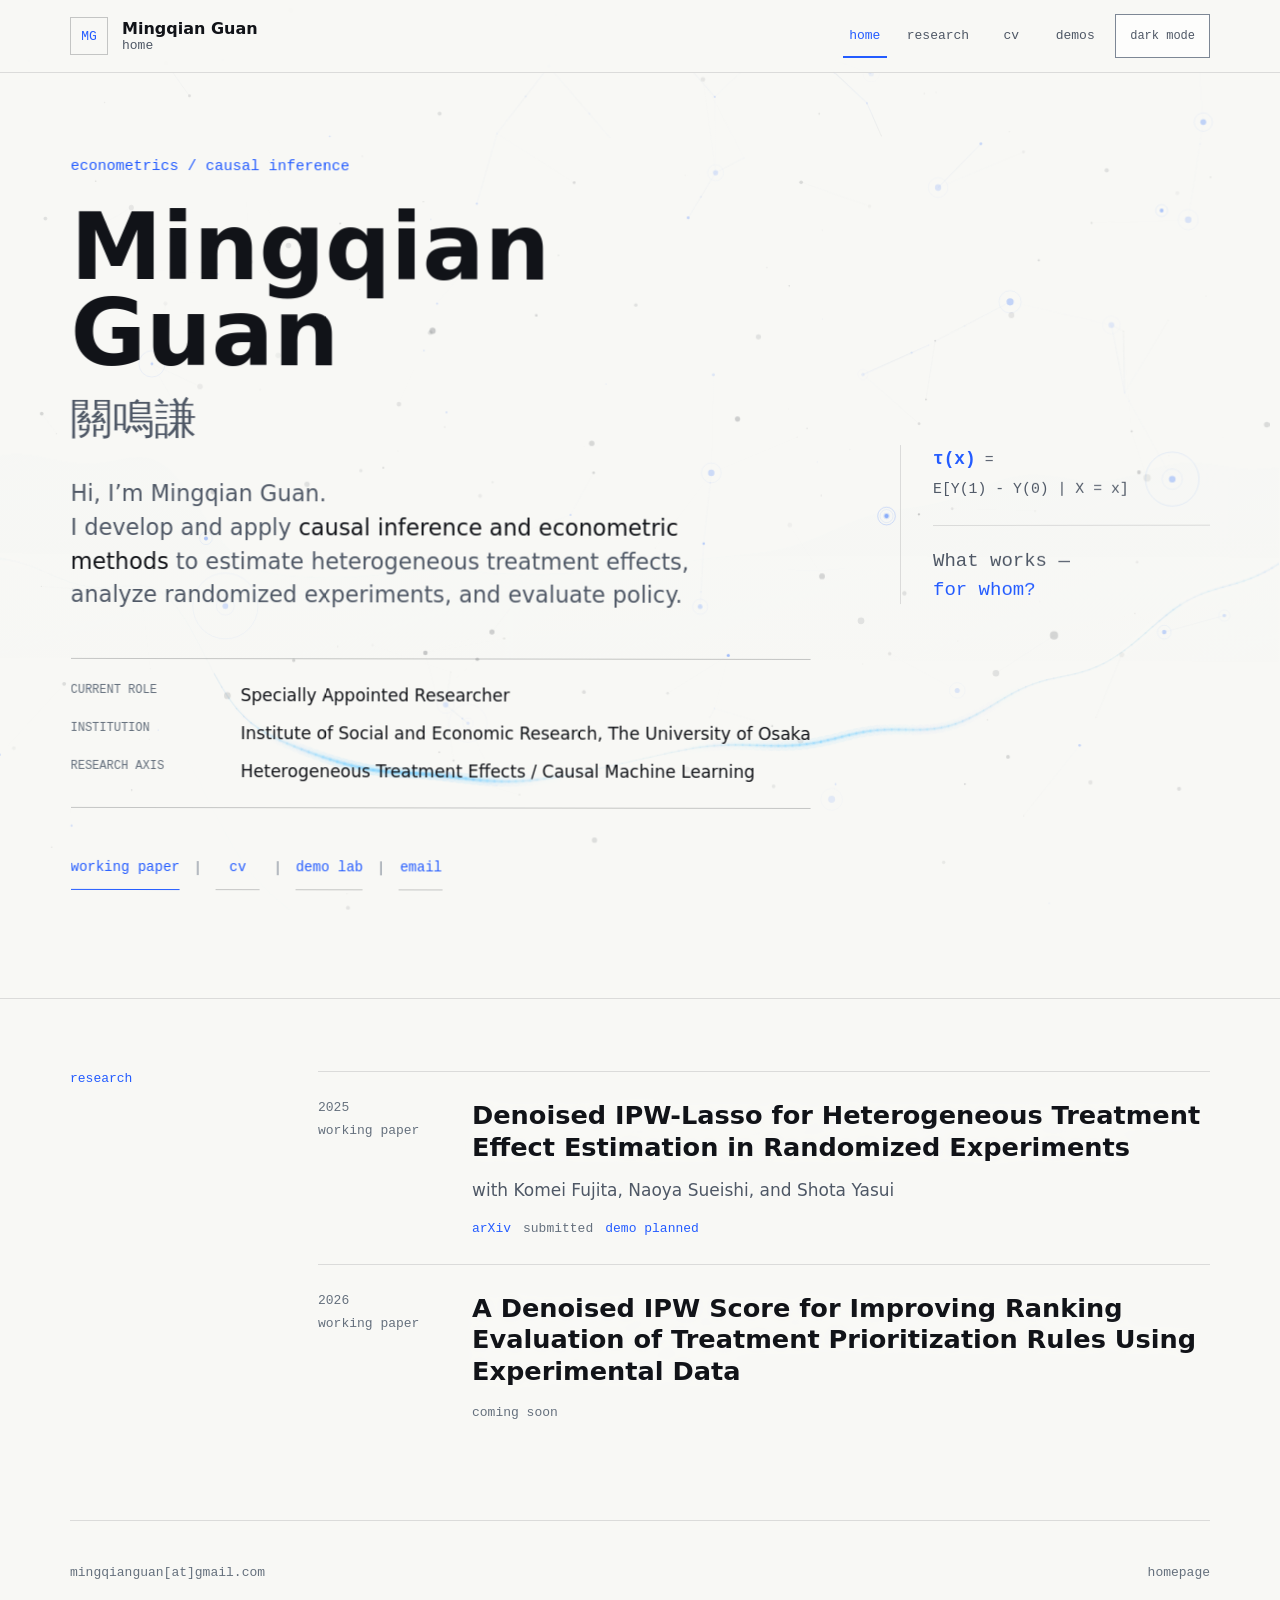
<file: index.html>
<!doctype html><html lang="en"><head><meta charset="utf-8"><meta content="width=device-width,initial-scale=1" name="viewport"><title>Mingqian Guan | Homepage</title><link href="styles.css?v=20260710-12" rel="stylesheet"><script defer src="site.js?v=20260710-12"></script></head><body><a href="#main-content" class="skip-link">Skip to content</a><canvas aria-hidden="true" class="data-field" id="dataField"></canvas><header class="site-header"><nav aria-label="Primary navigation" class="wrap nav"><a href="index.html" class="brand"><span class="monogram">MG</span> <span><strong>Mingqian Guan</strong> <em>home</em></span></a><div class="nav-actions"><div class="links"><a href="index.html" aria-current="page">home</a> <a href="research.html">research</a> <a href="cv.html">cv</a> <a href="demos.html">demos</a></div><button class="theme-toggle" id="themeToggle" type="button">theme</button></div></nav></header><main id="main-content" tabindex="-1"><section class="home-hero"><div class="wrap hero-grid"><div class="hero-main"><p class="kicker">econometrics / causal inference</p><h1>Mingqian Guan <span>關鳴謙</span></h1><p class="claim">Hi, I’m Mingqian Guan.<br>I develop and apply <strong>causal inference and econometric methods</strong> to estimate heterogeneous treatment effects, analyze randomized experiments, and evaluate policy.</p><dl class="profile-list"><div><dt>Current role</dt><dd>Specially Appointed Researcher</dd></div><div><dt>Institution</dt><dd>Institute of Social and Economic Research, The University of Osaka</dd></div><div><dt>Research axis</dt><dd>Heterogeneous Treatment Effects / Causal Machine Learning</dd></div></dl><div class="home-actions"><a href="research.html">working paper</a> <span class="action-separator" aria-hidden="true">|</span> <a href="cv.html">cv</a> <span class="action-separator" aria-hidden="true">|</span> <a href="demos.html">demo lab</a> <span class="action-separator" aria-hidden="true">|</span> <a href="mailto:mingqianguan@gmail.com">email</a></div></div><aside aria-label="Research signature" class="signature"><p class="formula"><span><strong>τ(x)</strong> =</span> <span>E[Y(1) - Y(0) | X = x]</span></p><p class="signature-question">What works — <span>for whom?</span></p></aside></div></section><section class="page-section" id="home-research-preview"><div class="wrap section-grid"><div class="section-label"><h2>research</h2></div><div class="paper-list"><article class="paper" id="ipw-denoised"><div class="paper-meta"><span>2025</span> <span>working paper</span></div><div class="paper-body"><h3>Denoised IPW-Lasso for Heterogeneous Treatment Effect Estimation in Randomized Experiments</h3><p class="authors">with Komei Fujita, Naoya Sueishi, and Shota Yasui</p><div class="paper-footer"><a href="https://arxiv.org/abs/2510.10527" class="paper-link">arXiv</a> <span class="status">submitted</span> <a href="demos.html#ipw-denoised" class="demo-link">demo planned</a></div></div></article><article class="paper" id="working-paper-coming-soon"><div class="paper-meta"><span>2026</span> <span>working paper</span></div><div class="paper-body"><h3>A Denoised IPW Score for Improving Ranking Evaluation of Treatment Prioritization Rules Using Experimental Data</h3><div class="paper-footer"><span class="status">coming soon</span></div></div></article></div></div></section></main><footer class="wrap footer"><span>mingqianguan[at]gmail.com</span><span>homepage</span></footer></body></html>
</file>
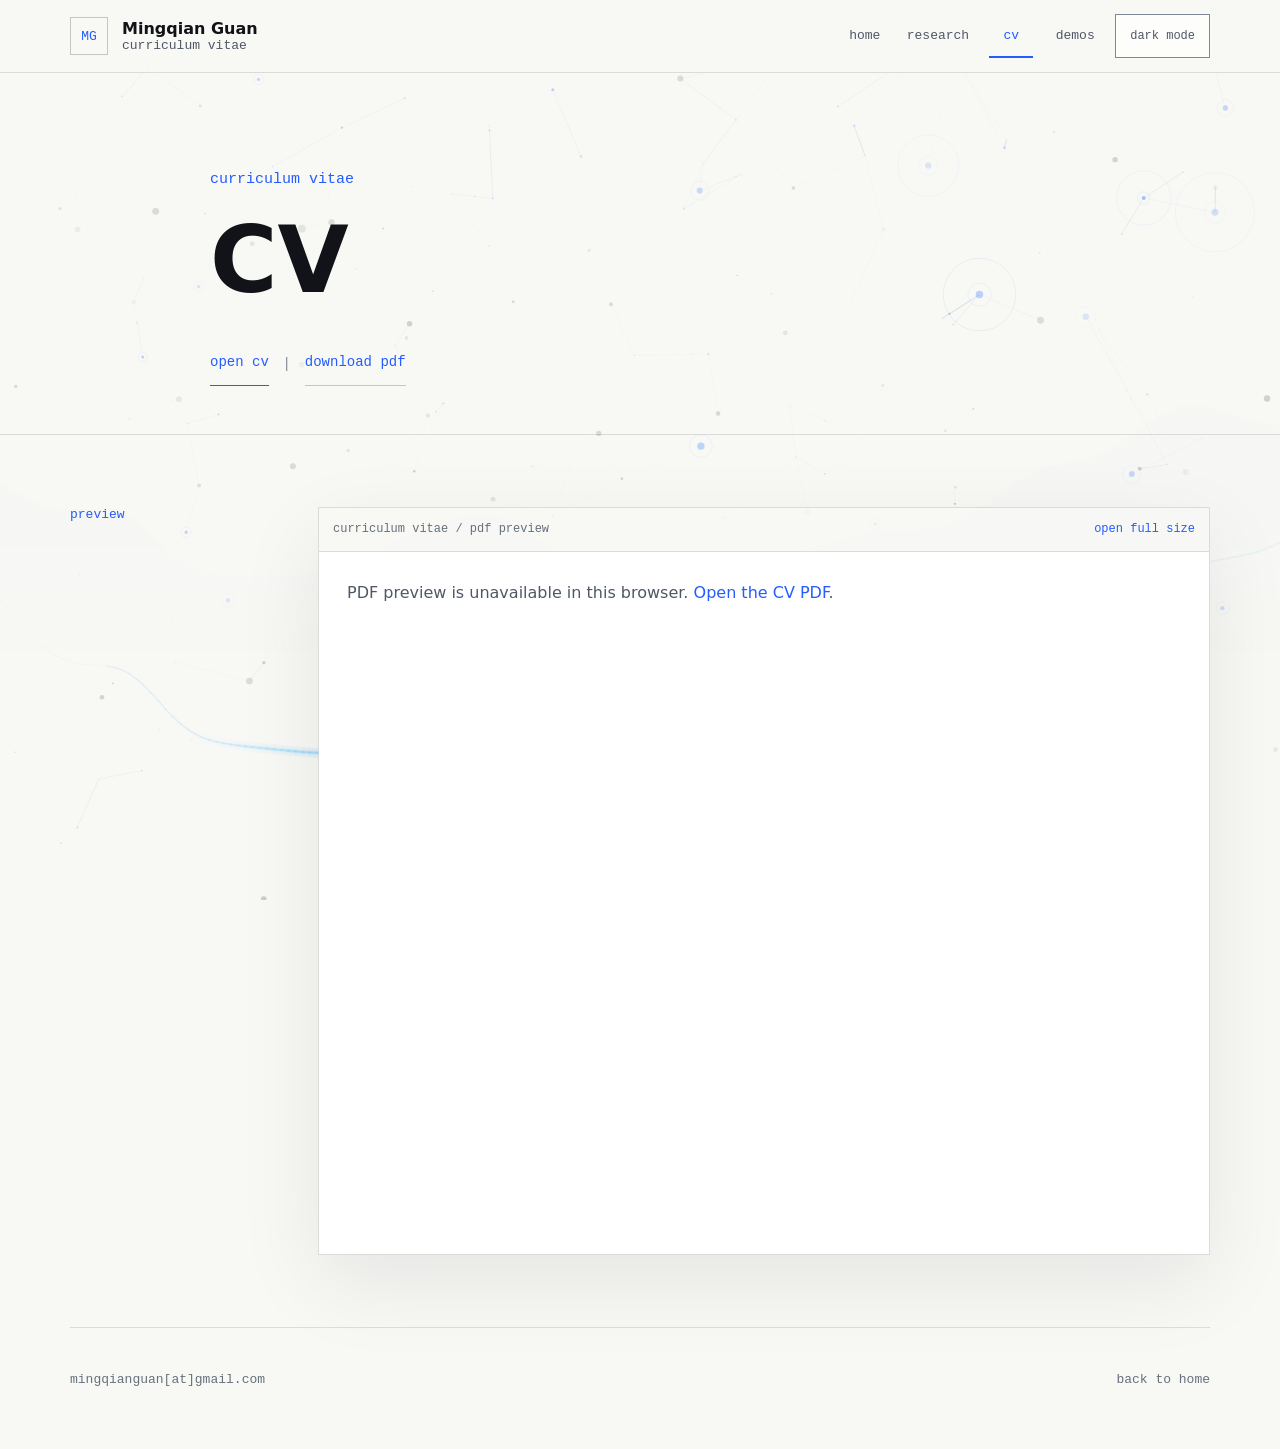
<file: vitae/index.html>
<!doctype html><html lang="en"><head><meta charset="utf-8"><meta content="width=device-width,initial-scale=1" name="viewport"><meta content="0; url=../cv.html" http-equiv="refresh"><title>Redirecting to CV | Mingqian Guan</title><link href="../cv.html" rel="canonical"></head><body><p>Redirecting to <a href="../cv.html">CV</a>.</p></body></html>
</file>
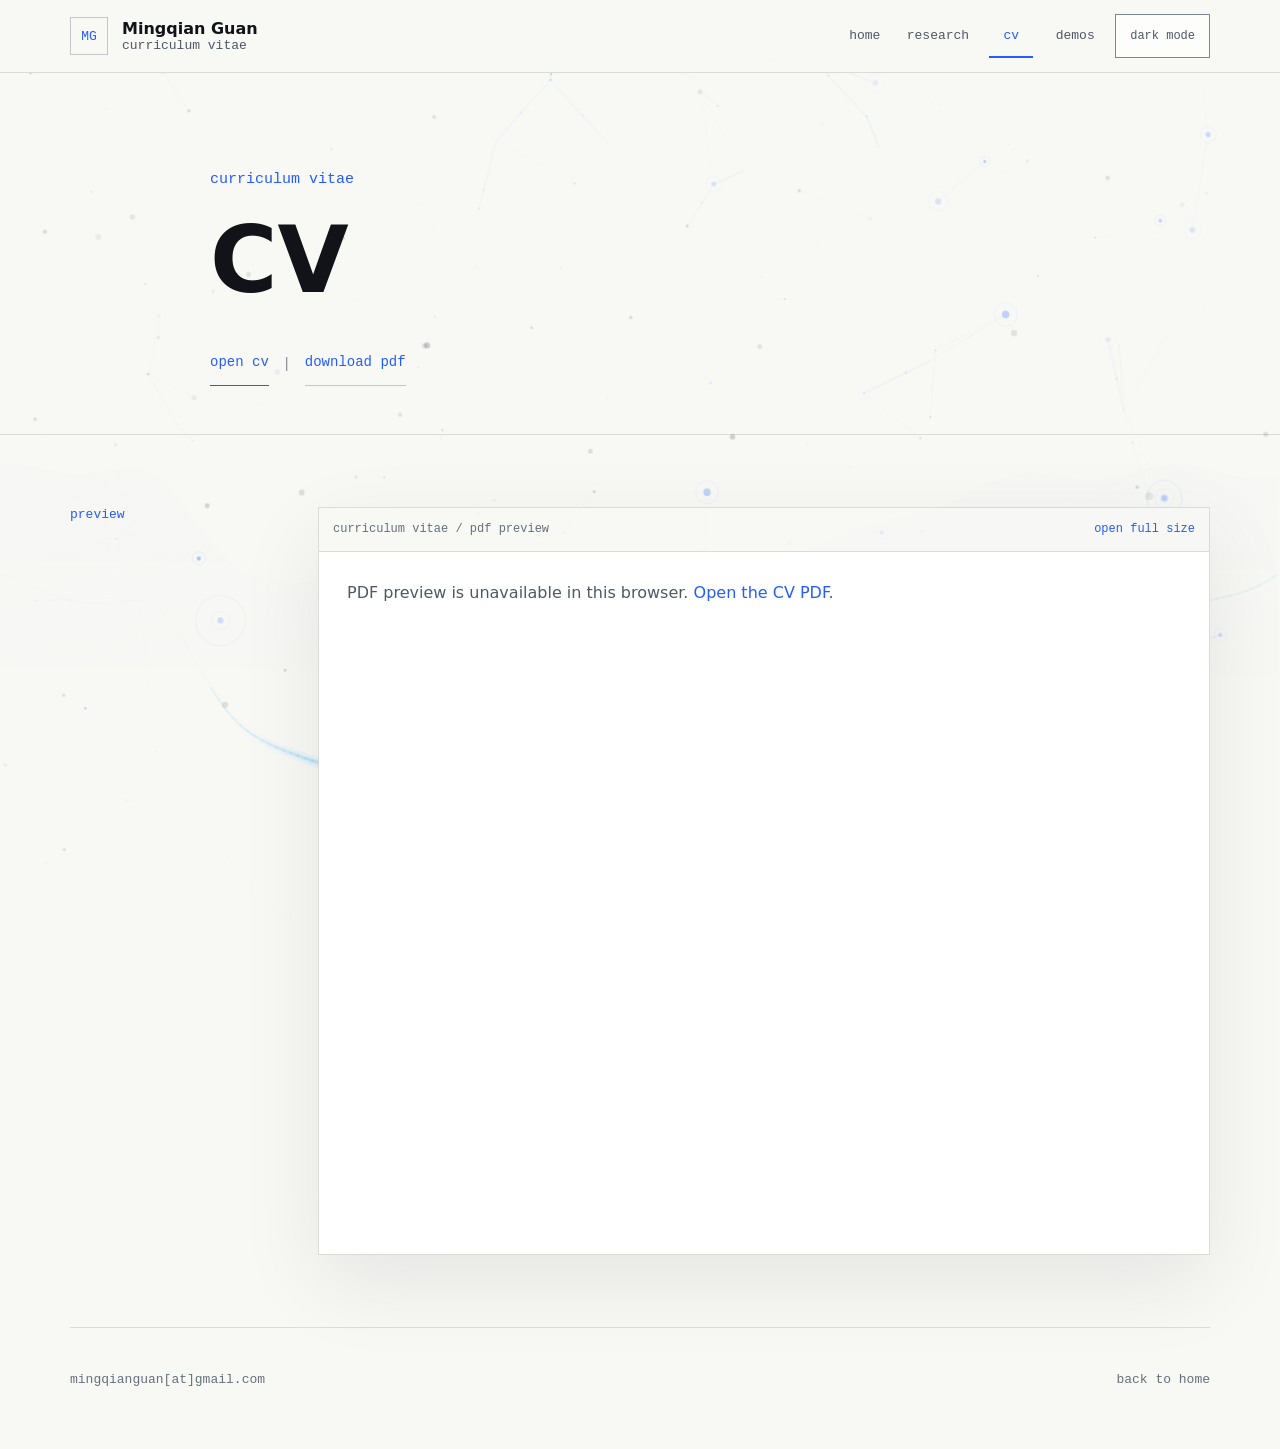
<file: cv.html>
<!doctype html><html lang="en"><head><meta charset="utf-8"><meta content="width=device-width,initial-scale=1" name="viewport"><title>CV | Mingqian Guan</title><link href="styles.css?v=20260710-12" rel="stylesheet"><script defer src="site.js?v=20260710-12"></script></head><body><a href="#main-content" class="skip-link">Skip to content</a><canvas aria-hidden="true" class="data-field" id="dataField"></canvas><header class="site-header"><nav aria-label="Primary navigation" class="wrap nav"><a href="index.html" class="brand"><span class="monogram">MG</span> <span><strong>Mingqian Guan</strong> <em>curriculum vitae</em></span></a><div class="nav-actions"><div class="links"><a href="index.html">home</a> <a href="research.html">research</a> <a href="cv.html" aria-current="page">cv</a> <a href="demos.html">demos</a></div><button class="theme-toggle" id="themeToggle" type="button">theme</button></div></nav></header><main id="main-content" tabindex="-1"><section class="demo-hero"><div class="wrap narrow"><p class="kicker">curriculum vitae</p><h1 class="page-title">CV</h1><div class="home-actions"><a href="assets/pdf/cv.pdf" rel="noreferrer" target="_blank">open cv</a> <span class="action-separator" aria-hidden="true">|</span> <a href="assets/pdf/cv.pdf" download>download pdf</a></div></div></section><section class="page-section cv-preview-section" aria-labelledby="cv-preview-heading"><div class="wrap section-grid"><div class="section-label"><h2 id="cv-preview-heading">preview</h2></div><div class="cv-viewer-shell"><div class="cv-viewer-bar"><span>curriculum vitae / pdf preview</span> <a href="assets/pdf/cv.pdf" rel="noreferrer" target="_blank">open full size</a></div><object aria-label="Mingqian Guan CV PDF preview" class="cv-pdf-viewer" data="assets/pdf/cv.pdf#view=FitH" type="application/pdf"><p class="cv-viewer-fallback">PDF preview is unavailable in this browser. <a href="assets/pdf/cv.pdf" rel="noreferrer" target="_blank">Open the CV PDF</a>.</p></object></div></div></section></main><footer class="wrap footer"><span>mingqianguan[at]gmail.com</span> <span><a href="index.html">back to home</a></span></footer></body></html>
</file>
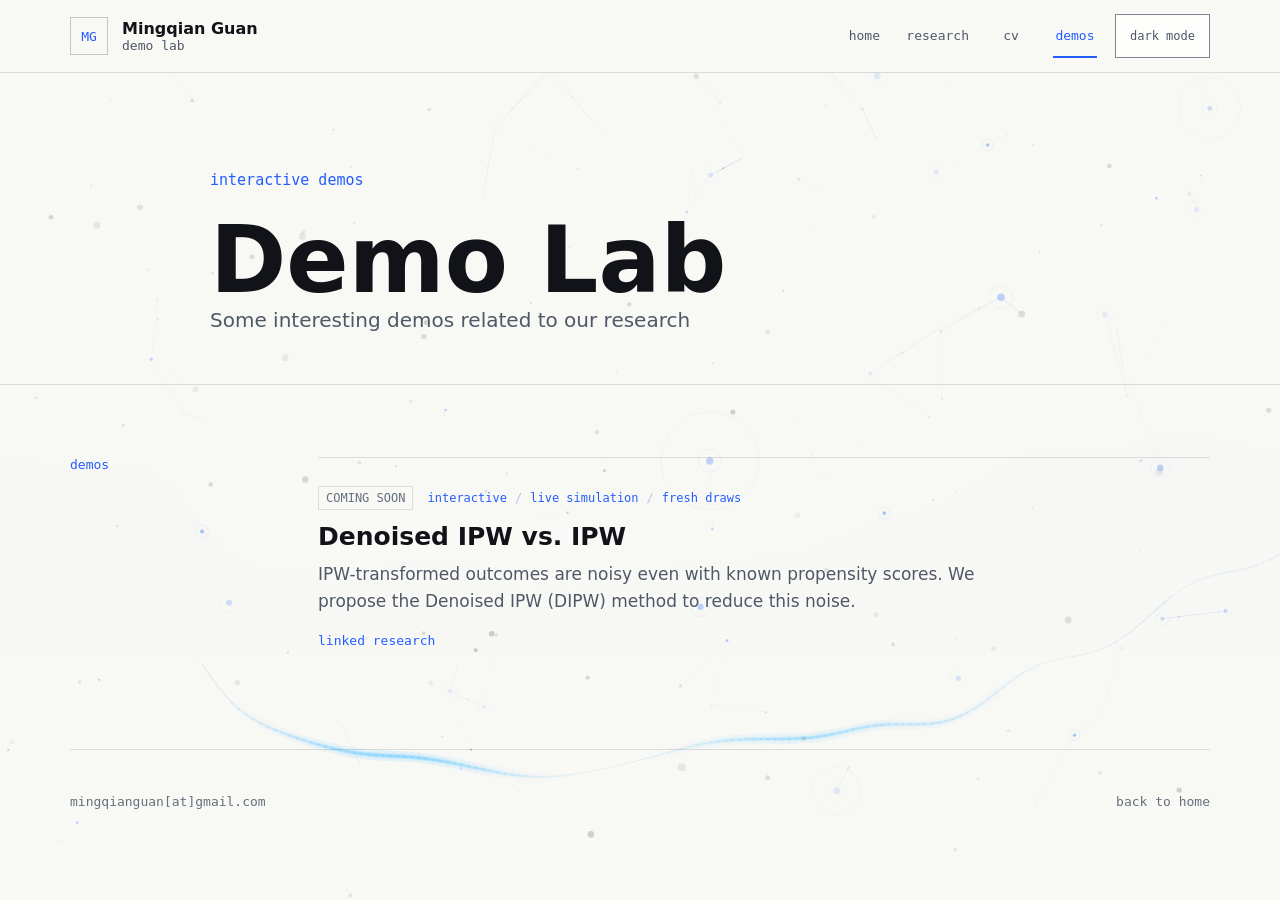
<file: demos.html>
<!doctype html><html lang="en"><head><meta charset="utf-8"><meta content="width=device-width,initial-scale=1" name="viewport"><title>Demo Lab | Mingqian Guan</title><link href="styles.css?v=20260710-12" rel="stylesheet"><script defer src="site.js?v=20260710-12"></script></head><body><a href="#main-content" class="skip-link">Skip to content</a><canvas aria-hidden="true" class="data-field" id="dataField"></canvas><header class="site-header"><nav aria-label="Primary navigation" class="wrap nav"><a href="index.html" class="brand"><span class="monogram">MG</span> <span><strong>Mingqian Guan</strong> <em>demo lab</em></span></a><div class="nav-actions"><div class="links"><a href="index.html">home</a> <a href="research.html">research</a> <a href="cv.html">cv</a> <a href="demos.html" aria-current="page">demos</a></div><button class="theme-toggle" id="themeToggle" type="button">theme</button></div></nav></header><main id="main-content" tabindex="-1"><section class="demo-hero"><div class="wrap narrow"><p class="kicker">interactive demos</p><h1 class="page-title">Demo Lab</h1><p class="section-copy">Some interesting demos related to our research</p></div></section><section class="page-section"><div class="wrap section-grid"><div class="section-label"><h2>demos</h2></div><div class="demo-list"><article class="demo-card" id="ipw-denoised"><div class="demo-meta"><span class="demo-state">coming soon</span> <span class="demo-features" aria-label="Demo features"><span>interactive</span> <span>live simulation</span> <span>fresh draws</span></span></div><h3>Denoised IPW vs. IPW</h3><p class="demo-description">IPW-transformed outcomes are noisy even with known propensity scores. We propose the Denoised IPW (DIPW) method to reduce this noise.</p><a href="research.html#ipw-denoised">linked research</a></article></div></div></section></main><footer class="wrap footer"><span>mingqianguan[at]gmail.com</span> <span><a href="index.html">back to home</a></span></footer></body></html>
</file>
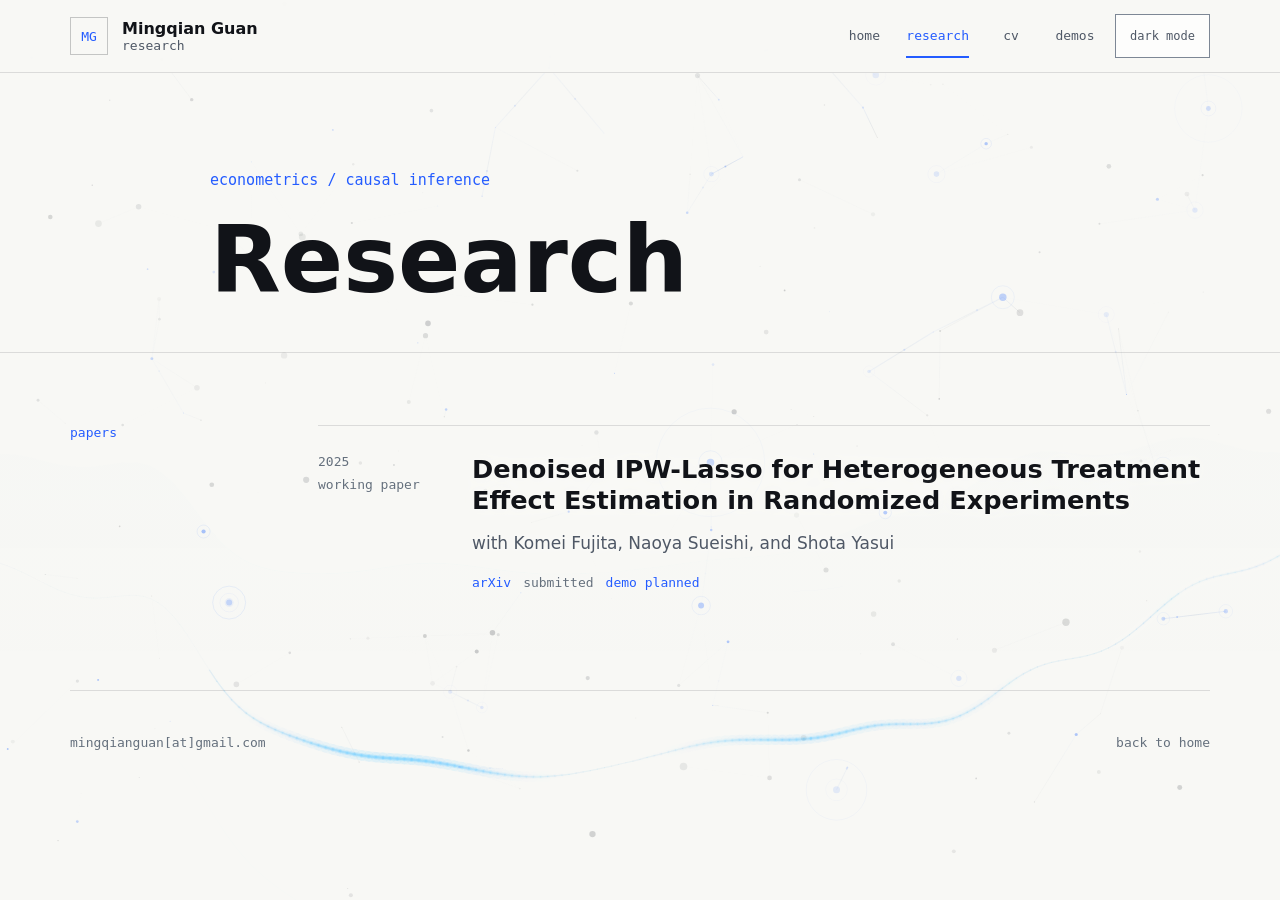
<file: research.html>
<!doctype html><html lang="en"><head><meta charset="utf-8"><meta content="width=device-width,initial-scale=1" name="viewport"><title>Research | Mingqian Guan</title><link href="styles.css?v=20260710-12" rel="stylesheet"><script defer src="site.js?v=20260710-12"></script></head><body><a href="#main-content" class="skip-link">Skip to content</a><canvas aria-hidden="true" class="data-field" id="dataField"></canvas><header class="site-header"><nav aria-label="Primary navigation" class="wrap nav"><a href="index.html" class="brand"><span class="monogram">MG</span> <span><strong>Mingqian Guan</strong> <em>research</em></span></a><div class="nav-actions"><div class="links"><a href="index.html">home</a> <a href="research.html" aria-current="page">research</a> <a href="cv.html">cv</a> <a href="demos.html">demos</a></div><button class="theme-toggle" id="themeToggle" type="button">theme</button></div></nav></header><main id="main-content" tabindex="-1"><section class="demo-hero"><div class="wrap narrow"><p class="kicker">econometrics / causal inference</p><h1 class="page-title">Research</h1></div></section><section class="page-section"><div class="wrap section-grid"><div class="section-label"><h2>papers</h2></div><div class="paper-list"><article class="paper" id="ipw-denoised"><div class="paper-meta"><span>2025</span> <span>working paper</span></div><div class="paper-body"><h3>Denoised IPW-Lasso for Heterogeneous Treatment Effect Estimation in Randomized Experiments</h3><p class="authors">with Komei Fujita, Naoya Sueishi, and Shota Yasui</p><div class="paper-footer"><a href="https://arxiv.org/abs/2510.10527" class="paper-link">arXiv</a> <span class="status">submitted</span> <a href="demos.html#ipw-denoised" class="demo-link">demo planned</a></div></div></article></div></div></section></main><footer class="wrap footer"><span>mingqianguan[at]gmail.com</span> <span><a href="index.html">back to home</a></span></footer></body></html>
</file>
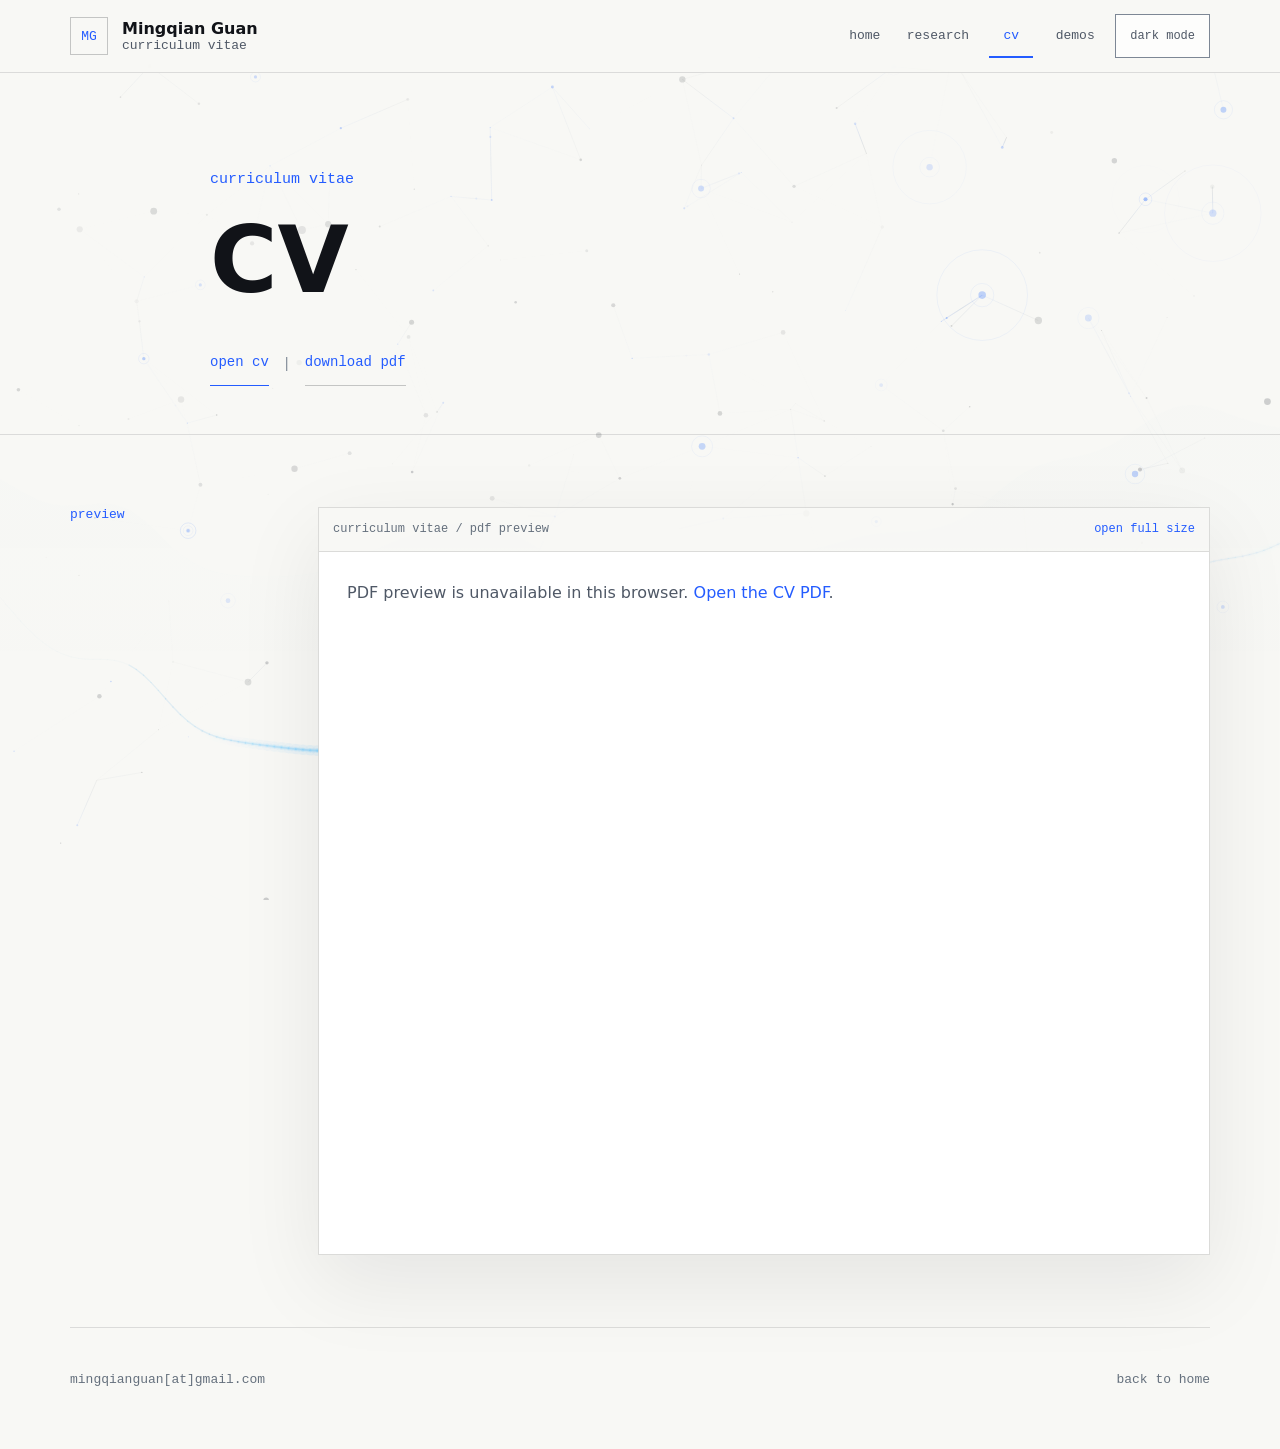
<file: vitae.html>
<!doctype html><html lang="en"><head><meta charset="utf-8"><meta content="width=device-width,initial-scale=1" name="viewport"><meta content="0; url=cv.html" http-equiv="refresh"><title>Redirecting to CV | Mingqian Guan</title><link href="cv.html" rel="canonical"></head><body><p>Redirecting to <a href="cv.html">CV</a>.</p></body></html>
</file>
<file: styles.css>
:root{color-scheme:light dark;--bg:#f8f8f5;--surface:#ffffff;--surface-soft:rgba(255, 255, 255, 0.72);--text:#111318;--muted:#4f5866;--soft:#65707d;--line:rgba(17, 19, 24, 0.12);--line-strong:rgba(17, 19, 24, 0.22);--control-line:#7d8795;--accent:#245cff;--accent-soft:rgba(36, 92, 255, 0.045);--accent-line:rgba(36, 92, 255, 0.34);--particle-rgb:32,102,255;--particle-soft-rgb:31,36,46;--edge-rgb:58,96,154;--curve-rgb:66,158,226;--curve-glint-rgb:132,212,255;--probe-rgb:36,92,255;--field-opacity:1;--shadow:0 24px 70px rgba(17, 19, 24, 0.07);--text-x:0px;--text-y:0px;--text-skew:0deg;--signature-x:0px;--signature-y:0px;--signature-skew:0deg;--field-x:0px;--field-y:0px;--field-scale-x:1;--field-scale-y:1;--field-skew:0deg;--sans:Inter,ui-sans-serif,system-ui,-apple-system,BlinkMacSystemFont,"Segoe UI",sans-serif;--mono:"SFMono-Regular","Cascadia Code","Roboto Mono",Menlo,Consolas,monospace}@media (prefers-color-scheme:dark){:root:not([data-theme=light]){--bg:#090a0d;--surface:#11141a;--surface-soft:rgba(255, 255, 255, 0.045);--text:#f5f7fb;--muted:#b2bac7;--soft:#8792a2;--line:rgba(245, 247, 251, 0.12);--line-strong:rgba(245, 247, 251, 0.24);--control-line:#8390a4;--accent:#7da7ff;--accent-soft:rgba(125, 167, 255, 0.075);--accent-line:rgba(125, 167, 255, 0.4);--particle-rgb:126,176,255;--particle-soft-rgb:206,215,228;--edge-rgb:98,144,205;--curve-rgb:100,198,250;--curve-glint-rgb:178,234,255;--probe-rgb:125,167,255;--field-opacity:0.92;--shadow:0 28px 90px rgba(0, 0, 0, 0.32)}}:root[data-theme=dark]{--bg:#090a0d;--surface:#11141a;--surface-soft:rgba(255, 255, 255, 0.045);--text:#f5f7fb;--muted:#b2bac7;--soft:#8792a2;--line:rgba(245, 247, 251, 0.12);--line-strong:rgba(245, 247, 251, 0.24);--control-line:#8390a4;--accent:#7da7ff;--accent-soft:rgba(125, 167, 255, 0.075);--accent-line:rgba(125, 167, 255, 0.4);--particle-rgb:126,176,255;--particle-soft-rgb:206,215,228;--edge-rgb:98,144,205;--curve-rgb:100,198,250;--curve-glint-rgb:178,234,255;--probe-rgb:125,167,255;--field-opacity:0.92;--shadow:0 28px 90px rgba(0, 0, 0, 0.32)}*{box-sizing:border-box}html{background:var(--bg);color:var(--text);font-family:var(--sans);letter-spacing:0;scroll-behavior:smooth}body{min-height:100vh;margin:0;overflow-x:hidden;background:var(--bg);transition:background-color .2s,color .2s}a{color:inherit;text-decoration:none}button{font:inherit}a:focus-visible,button:focus-visible{outline:2px solid var(--accent);outline-offset:3px}.skip-link{position:fixed;top:8px;left:8px;z-index:60;min-height:44px;padding:11px 14px;border:1px solid var(--control-line);color:var(--text);background:var(--surface);font-family:var(--mono);font-size:13px;transform:translateY(calc(-100% - 16px));transition:transform 180ms}.skip-link:focus-visible{transform:translateY(0)}.wrap{width:min(1140px,calc(100vw - 48px));margin:0 auto}.narrow{width:min(860px,calc(100vw - 48px))}.data-field{position:fixed;inset:0;z-index:0;width:100%;height:100%;pointer-events:none;opacity:var(--field-opacity);transform:translate3d(var(--field-x),var(--field-y),0) scale(var(--field-scale-x),var(--field-scale-y)) skewY(var(--field-skew));transform-origin:50% 50%;will-change:transform}.footer,main{position:relative;z-index:1}.site-header{position:sticky;top:0;z-index:30;border-bottom:1px solid var(--line);background:color-mix(in srgb,var(--bg) 92%,transparent);backdrop-filter:blur(18px);transition:background-color .2s,border-color .2s}.nav{display:flex;min-height:72px;align-items:center;justify-content:space-between;gap:24px}.brand{display:flex;min-height:44px;min-width:0;align-items:center;gap:14px}.monogram{display:grid;width:38px;height:38px;flex:0 0 auto;place-items:center;border:1px solid var(--line-strong);color:var(--accent);font-family:var(--mono);font-size:13px}.brand em,.brand strong{display:block;overflow:hidden;text-overflow:ellipsis;white-space:nowrap}.brand strong{color:var(--text);font-size:16px;font-style:normal;font-weight:620}.brand em{color:var(--muted);font-family:var(--mono);font-size:13px;font-style:normal}.nav-actions{display:flex;flex-wrap:wrap;align-items:center;justify-content:flex-end;gap:18px}.links{display:flex;flex-wrap:wrap;justify-content:flex-end;gap:20px;color:var(--muted);font-family:var(--mono);font-size:13px}.links a{display:inline-flex;min-width:44px;min-height:44px;align-items:center;justify-content:center;border-bottom:2px solid transparent;transition:color 180ms,border-color 180ms}.links a:hover,.links a[aria-current=page]{color:var(--accent);border-bottom-color:var(--accent)}.theme-toggle{min-height:44px;padding:0 14px;border:1px solid var(--control-line);color:var(--muted);background:var(--surface-soft);cursor:pointer;font-family:var(--mono);font-size:12px;transition:color 180ms,border-color 180ms,background-color 180ms}.theme-toggle:hover{border-color:var(--accent-line);color:var(--text)}.home-hero{padding:clamp(38px,4.6vh,54px) 0 64px}.hero-main{transform:translate3d(var(--text-x),var(--text-y),0) skewY(var(--text-skew));will-change:transform}.hero-grid{display:grid;grid-template-columns:minmax(0,1fr) 310px;gap:clamp(64px,7vw,96px);align-items:center;min-height:clamp(820px,calc(100svh - 80px),1040px)}.kicker{max-width:780px;margin:0 0 26px;color:var(--accent);font-family:var(--mono);font-size:15px;line-height:1.5}.page-title,h1{max-width:840px;margin:0;color:var(--text);font-size:clamp(52px, 7.4vw, 92px);font-weight:610;line-height:.94}h1 span{display:block;margin-top:18px;color:var(--muted);font-size:clamp(28px, 3.6vw, 42px);font-weight:420;line-height:1.14}.claim{max-width:680px;margin:34px 0 0;color:var(--muted);font-size:clamp(20px, 1.75vw, 24px);line-height:1.5}.claim strong{color:var(--text);font-weight:520}.profile-list{display:grid;max-width:760px;margin:46px 0 0;padding:24px 0;border-top:1px solid var(--line-strong);border-bottom:1px solid var(--line-strong);gap:14px}.profile-list div{display:grid;grid-template-columns:142px minmax(0,1fr);gap:28px}dt{color:var(--soft);font-family:var(--mono);font-size:12px;text-transform:uppercase}dd{margin:0;color:var(--text);font-size:17px;line-height:1.42}.home-actions{display:flex;flex-wrap:wrap;gap:0;margin-top:38px;color:var(--muted);font-family:var(--mono);font-size:14px}.home-actions.compact{margin-top:22px}.home-actions a{display:inline-flex;min-width:44px;min-height:44px;align-items:center;justify-content:center;padding:0 0 2px;border-bottom:1px solid var(--line-strong);color:var(--accent);transition:color 180ms,border-color 180ms}.action-separator{display:inline-flex;width:36px;min-height:44px;align-items:center;justify-content:center;color:var(--control-line);pointer-events:none}.home-actions .placeholder-link{padding-bottom:6px;border-bottom:1px solid var(--line);color:var(--soft);cursor:default}.home-actions a:first-child,.home-actions a:hover{color:var(--accent);border-color:var(--accent)}.signature{border-left:1px solid var(--line);max-width:310px;padding-left:32px;transform:translate3d(var(--signature-x),var(--signature-y),0) skewY(var(--signature-skew));will-change:transform}.signature-image{margin:0 0 28px}.signature-image img{display:block;width:100%;aspect-ratio:4/5;object-fit:cover;border:1px solid var(--line);filter:grayscale(.12)}.formula{margin:0;color:var(--muted);font-family:var(--mono);font-size:clamp(14px, 1.16vw, 16px);line-height:1.66;text-shadow:0 0 18px var(--bg),0 0 2px var(--bg)}.formula span{display:block}.formula span+span{margin-top:2px}.formula strong{color:var(--accent);font-size:1.2em;font-weight:560}.signature-question{max-width:280px;margin:24px 0 0;padding-top:22px;border-top:1px solid var(--line);color:var(--muted);font-family:var(--mono);font-size:clamp(16px, 1.5vw, 19px);font-weight:450;line-height:1.42;text-shadow:0 0 18px var(--bg),0 0 2px var(--bg)}.signature-question span{display:block;margin-top:2px;color:var(--accent);font-weight:450}.page-section{padding:72px 0;border-top:1px solid var(--line);scroll-margin-top:92px}.section-grid{display:grid;grid-template-columns:190px minmax(0,1fr);gap:58px;align-items:start}h2{margin:0;color:var(--accent);font-family:var(--mono);font-size:13px;font-weight:500;text-transform:lowercase}.section-copy{max-width:760px;margin:0;color:var(--muted);font-size:20px;line-height:1.62}.paper-list{display:grid;gap:0;background:0 0}.paper{display:grid;grid-template-columns:118px minmax(0,1fr);gap:36px;padding:28px 0;border-top:1px solid var(--line);background:0 0}.paper-meta{display:grid;align-content:start;gap:8px;color:var(--soft);font-family:var(--mono);font-size:13px}.paper-body,.paper-meta{text-shadow:0 0 18px var(--bg),0 0 2px var(--bg)}.paper h3{max-width:820px;margin:0;color:var(--text);font-size:clamp(22px, 2vw, 29px);font-weight:560;line-height:1.22}.authors{margin:14px 0 0;color:var(--muted);font-size:17px;line-height:1.55}.paper-footer{display:flex;flex-wrap:wrap;gap:12px;align-items:center;margin-top:18px;font-family:var(--mono);font-size:13px}.demo-link,.paper-link{color:var(--accent)}.demo-link.muted,.status{color:var(--soft)}.tags{display:flex;flex-wrap:wrap;gap:8px;margin-top:18px}.tags span{min-height:30px;border:1px solid var(--line);padding:5px 9px;color:var(--muted);background:0 0;font-family:var(--mono);font-size:12px}.tags span:first-child{border-color:var(--accent-line);color:var(--accent);background:0 0}.cv-panel p{max-width:720px;margin:0;color:var(--muted);font-size:19px;line-height:1.62}.cv-viewer-shell{overflow:hidden;border:1px solid var(--line);background:color-mix(in srgb,var(--bg) 76%,transparent);box-shadow:0 28px 80px rgba(17,19,24,.08)}:root[data-theme=dark] .cv-viewer-shell{box-shadow:0 28px 90px rgba(0,0,0,.28)}.cv-viewer-bar{display:flex;min-height:44px;align-items:center;justify-content:space-between;gap:18px;border-bottom:1px solid var(--line);padding:10px 14px;color:var(--soft);font-family:var(--mono);font-size:12px;text-transform:lowercase}.cv-viewer-bar a{color:var(--accent)}.cv-pdf-viewer{display:block;width:100%;height:min(78vh,860px);min-height:560px;border:0;background:#fff}.cv-viewer-fallback{margin:0;padding:28px;color:var(--muted);font-size:16px;line-height:1.6}.cv-viewer-fallback a{color:var(--accent)}.demo-hero{padding:96px 0 48px}.demo-list{display:grid;gap:0;background:0 0}.demo-card{padding:28px 0;border-top:1px solid var(--line);background:0 0}.demo-card a,.demo-card h3,.demo-card p,.demo-meta{text-shadow:0 0 18px var(--bg),0 0 2px var(--bg)}.demo-meta{display:flex;flex-wrap:wrap;gap:9px 14px;align-items:center;font-family:var(--mono);font-size:12px;line-height:1.5}.demo-state{border:1px solid var(--line);padding:2px 7px;color:var(--soft);background:0 0;text-transform:uppercase}.demo-features{display:inline-flex;flex-wrap:wrap;gap:0;align-items:center;color:var(--accent);text-transform:lowercase}.demo-features span+span::before{margin:0 8px;color:var(--accent-line);content:"/"}.demo-card h3{margin:12px 0 0;color:var(--text);font-size:25px;font-weight:560}.demo-card p{max-width:700px;margin:10px 0 0;color:var(--muted);font-size:17px;line-height:1.58}.demo-description{font-size:16px;line-height:1.66}.demo-card a{display:inline-flex;margin-top:18px;color:var(--accent);font-family:var(--mono);font-size:13px}.footer{display:flex;justify-content:space-between;gap:24px;padding:44px 0 62px;border-top:1px solid var(--line);color:var(--soft);font-family:var(--mono);font-size:13px}@media (min-width:901px) and (max-width:1100px){.hero-grid{grid-template-columns:minmax(0,1fr) 270px;gap:24px}.hero-main{padding-left:35px}.claim{margin-top:49px}.profile-list{width:calc(100% + 35px);max-width:none;margin-top:82px;padding-block:31px}.profile-list dd{font-size:14.5px}.home-actions{width:calc(100% + 35px);margin-top:30px}.signature{position:relative;top:-45px;max-width:270px;padding-top:15px;padding-bottom:15px}}@media (max-width:900px){.narrow,.wrap{width:min(100vw - 32px,720px)}.nav{align-items:flex-start;flex-direction:column;justify-content:center;padding:16px 0;gap:16px}.links,.nav-actions{justify-content:flex-start}.nav-actions{width:100%;justify-content:space-between;gap:6px}.links{gap:4px}.theme-toggle{padding-inline:8px}.demo-hero,.home-hero{padding-top:92px}.hero-grid,.paper,.section-grid{grid-template-columns:1fr}.hero-grid{min-height:auto;gap:42px}.page-title,h1{font-size:clamp(42px, 12.5vw, 58px)}h1 span{margin-top:16px;font-size:clamp(24px, 7.5vw, 30px)}.claim{margin-top:47px;font-size:clamp(19px, 5.2vw, 24px)}.profile-list{margin-top:73px;padding-block:32px;gap:26px}.home-actions{font-size:12px}.action-separator{width:18px}.profile-list div{grid-template-columns:1fr;gap:6px}.signature{display:none}.paper{gap:18px;padding:26px 0}.cv-viewer-bar{align-items:flex-start;flex-direction:column;gap:8px}.cv-pdf-viewer{height:72svh;min-height:460px}.footer{flex-direction:column}}@media (prefers-reduced-motion:reduce){html{scroll-behavior:auto}*,::after,::before{animation-duration:0s!important;animation-iteration-count:1!important;transition-duration:0s!important}.data-field,.hero-main,.signature{transform:none}}
</file>
